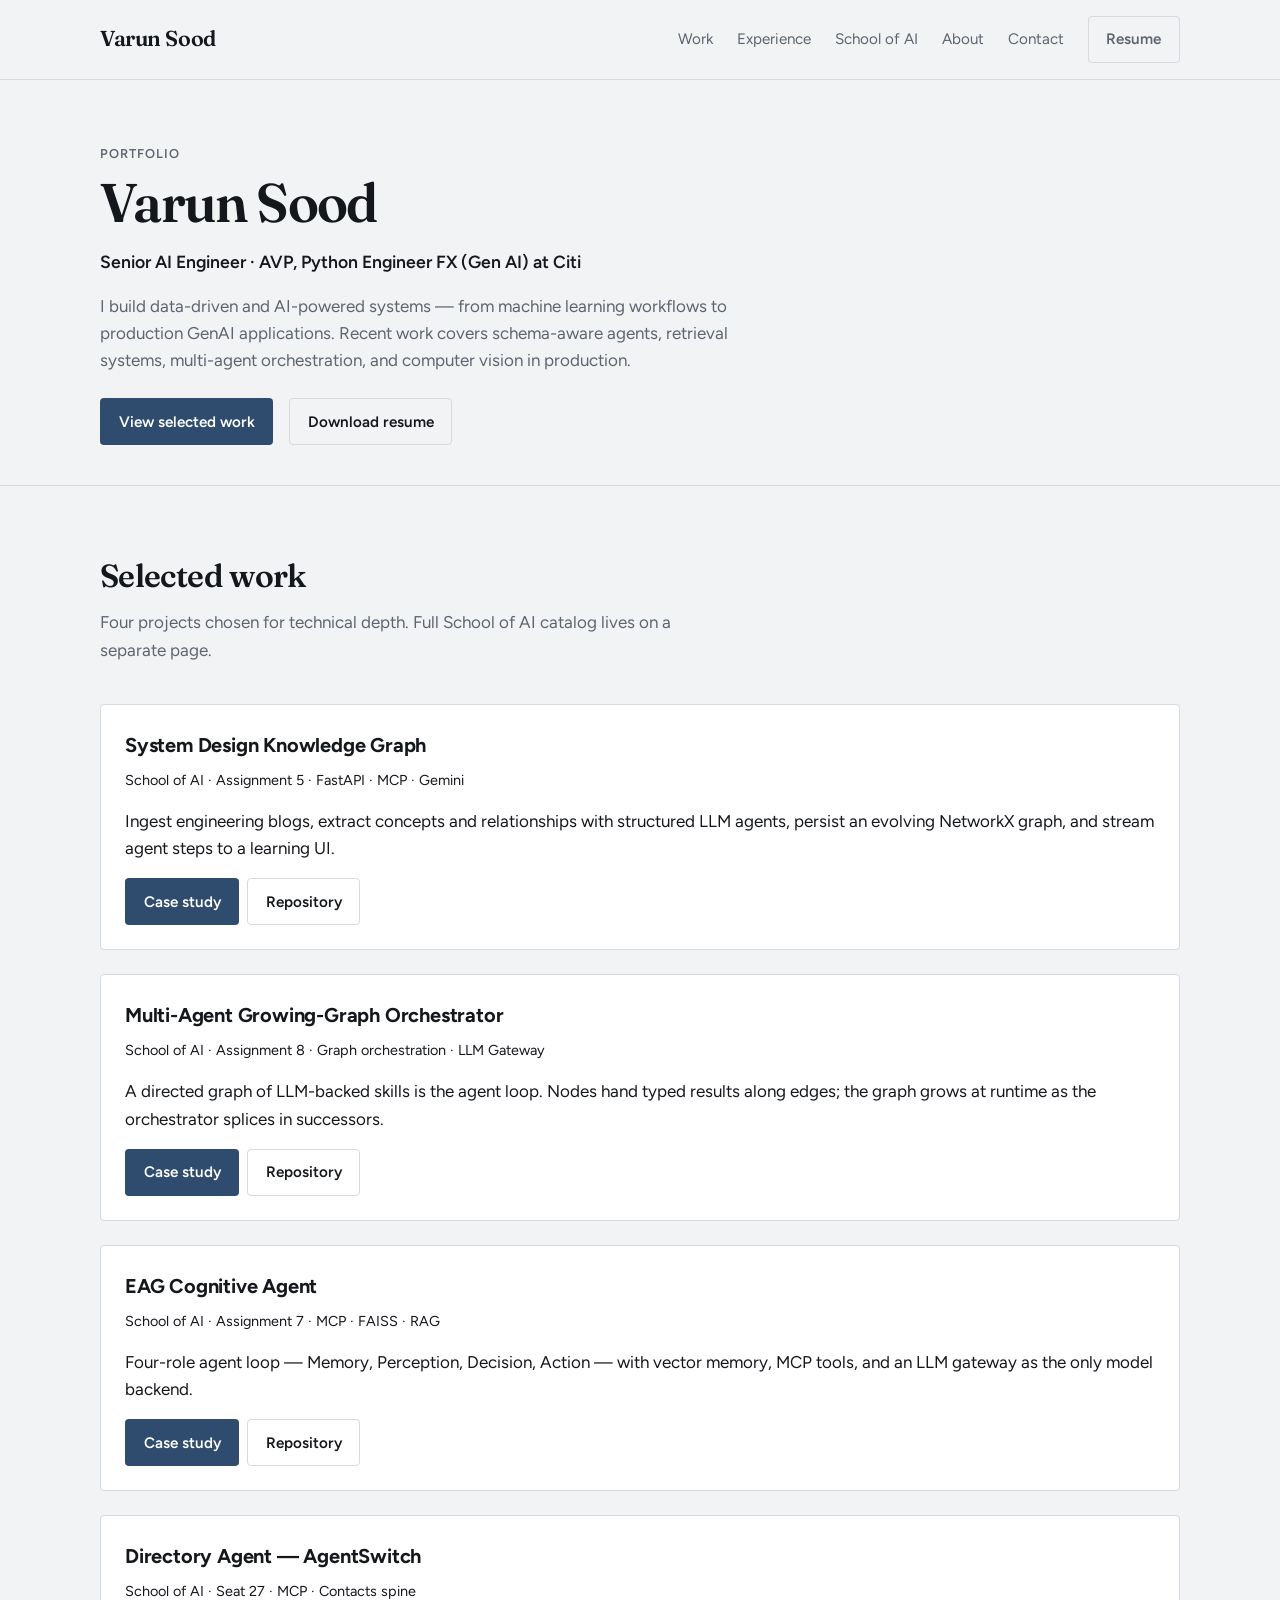
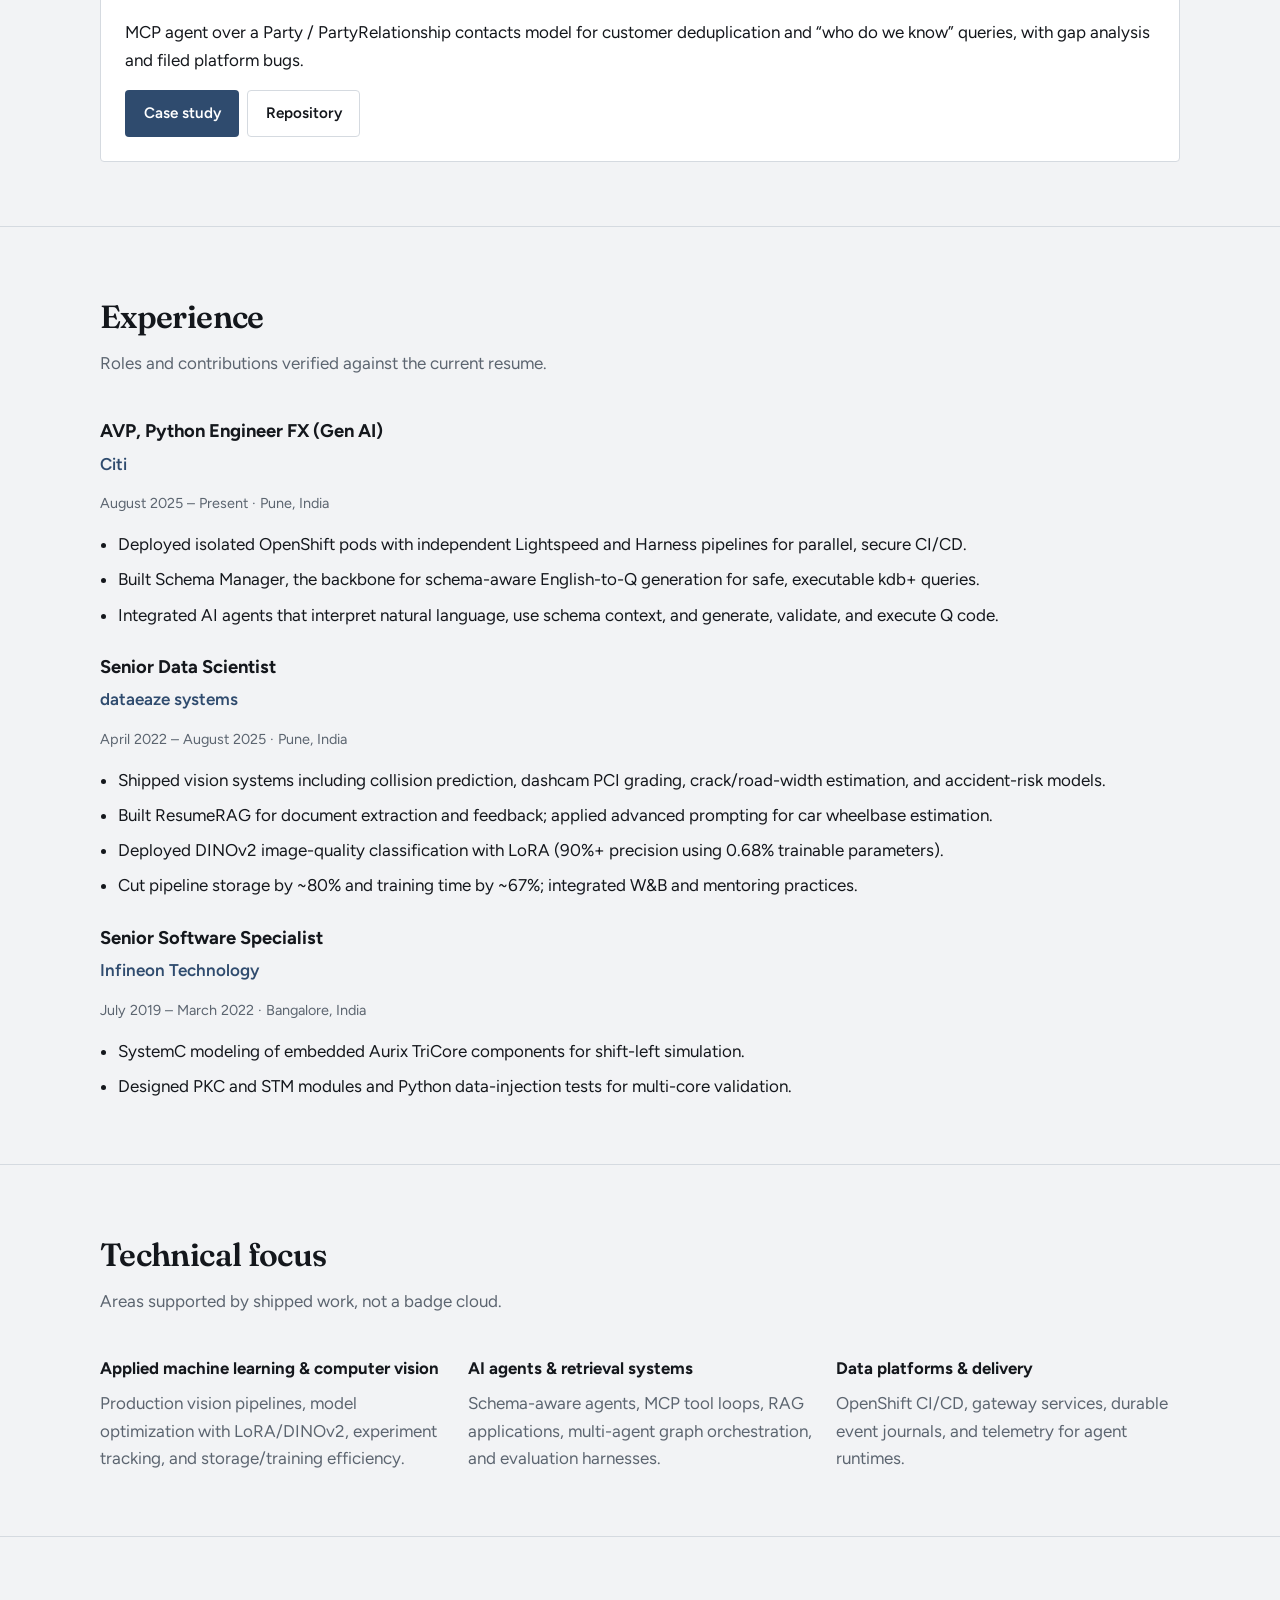
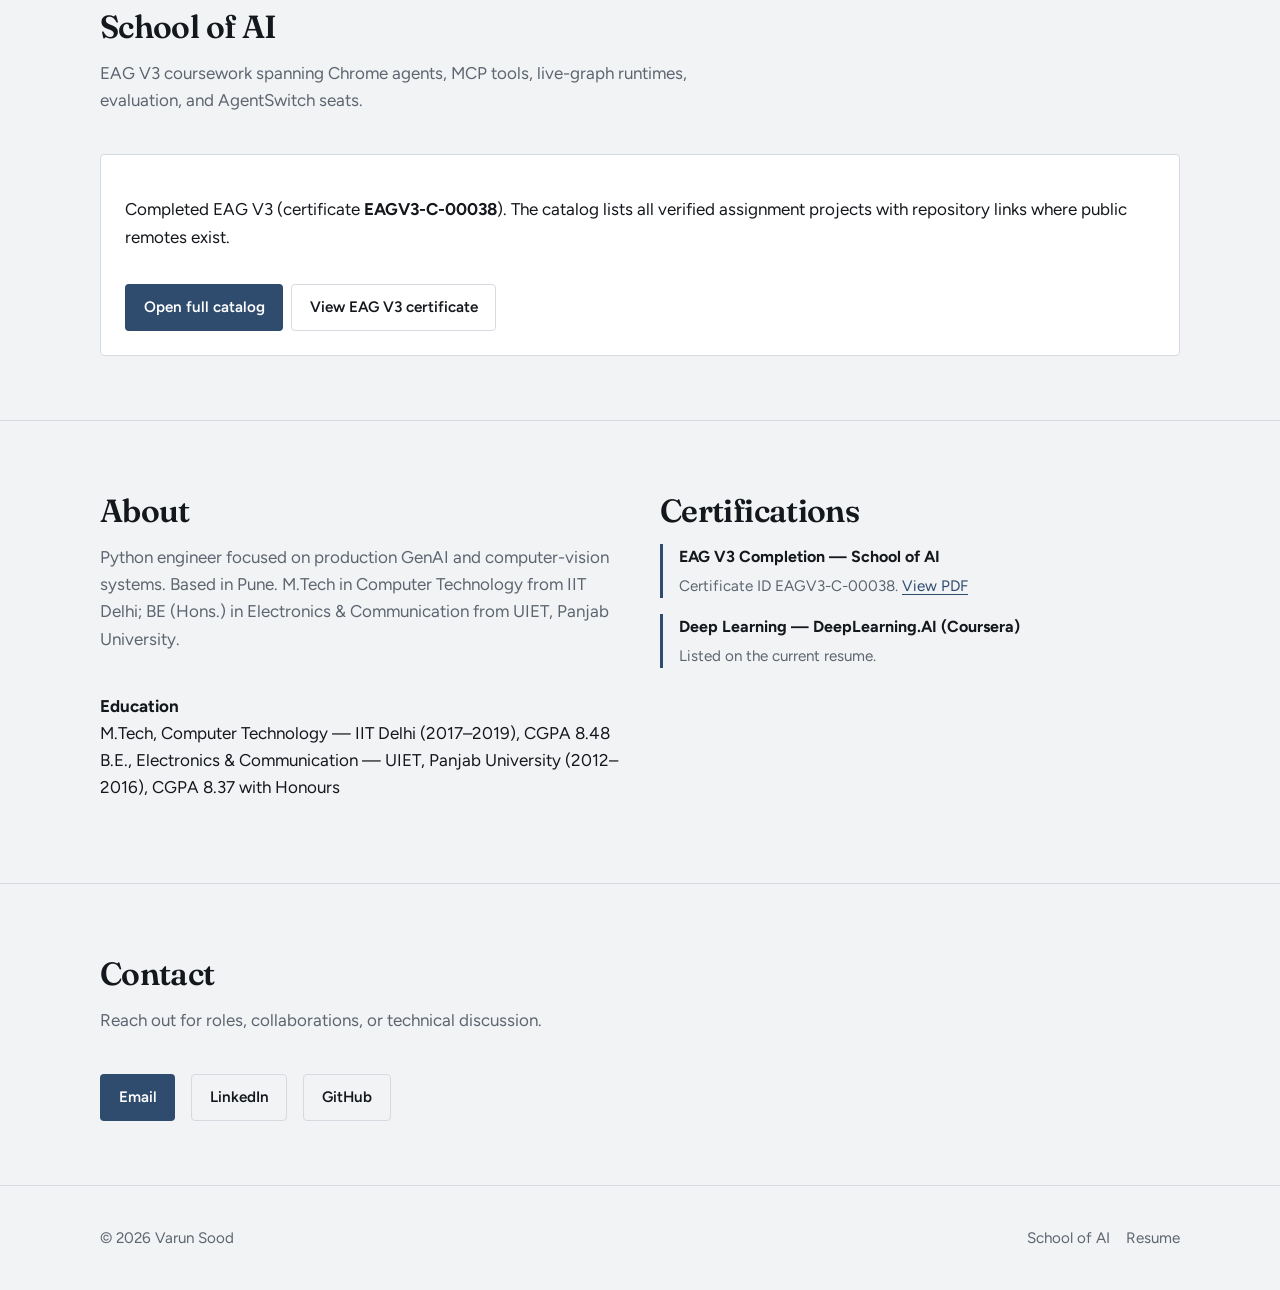
<file: index.html>
<!DOCTYPE html>
<html lang="en">
<head>
  <meta charset="UTF-8">
  <meta name="viewport" content="width=device-width, initial-scale=1.0">
  <title>Varun Sood | Senior AI Engineer</title>
  <meta name="description" content="Senior AI Engineer building data-driven and AI-powered systems — GenAI, RAG, agents, and computer vision. Portfolio of Varun Sood.">
  <link rel="preconnect" href="https://fonts.googleapis.com">
  <link rel="preconnect" href="https://fonts.gstatic.com" crossorigin>
  <link href="https://fonts.googleapis.com/css2?family=Figtree:wght@400;500;600;700&family=Fraunces:opsz,wght@9..144,500;9..144,600&display=swap" rel="stylesheet">
  <link rel="icon" href="favicon.svg" type="image/svg+xml">
  <link rel="stylesheet" href="styles.css">
</head>
<body>
  <header class="site-header">
    <div class="container inner">
      <a class="wordmark" href="index.html">Varun Sood</a>
      <button class="nav-toggle" type="button" aria-expanded="false" aria-controls="site-nav">Menu</button>
      <nav class="nav" id="site-nav">
        <a href="#work">Work</a>
        <a href="#experience">Experience</a>
        <a href="schoolofai.html">School of AI</a>
        <a href="#about">About</a>
        <a href="#contact">Contact</a>
        <a class="btn btn-ghost" href="Resume_varun_sood.pdf" target="_blank" rel="noopener">Resume</a>
      </nav>
    </div>
  </header>

  <main>
    <section class="hero container">
      <p class="eyebrow">Portfolio</p>
      <h1>Varun Sood</h1>
      <p class="role">Senior AI Engineer · AVP, Python Engineer FX (Gen AI) at Citi</p>
      <p class="lede">
        I build data-driven and AI-powered systems — from machine learning workflows
        to production GenAI applications. Recent work covers schema-aware agents,
        retrieval systems, multi-agent orchestration, and computer vision in production.
      </p>
      <div class="hero-actions">
        <a class="btn btn-primary" href="#work">View selected work</a>
        <a class="btn btn-ghost" href="Resume_varun_sood.pdf" target="_blank" rel="noopener">Download resume</a>
      </div>
    </section>

    <section class="section" id="work">
      <div class="container">
        <h2>Selected work</h2>
        <p class="section-intro">
          Four projects chosen for technical depth. Full School of AI catalog lives on a separate page.
        </p>
        <div class="work-list">
          <article class="work-item">
            <h3>System Design Knowledge Graph</h3>
            <p class="work-meta">School of AI · Assignment 5 · FastAPI · MCP · Gemini</p>
            <p>
              Ingest engineering blogs, extract concepts and relationships with structured LLM agents,
              persist an evolving NetworkX graph, and stream agent steps to a learning UI.
            </p>
            <div class="work-actions">
              <a class="btn btn-primary" href="projects/knowledge-graph.html">Case study</a>
              <a class="btn btn-ghost" href="https://github.com/varunsood189/system-design-knowledge-graph" target="_blank" rel="noopener">Repository</a>
            </div>
          </article>

          <article class="work-item">
            <h3>Multi-Agent Growing-Graph Orchestrator</h3>
            <p class="work-meta">School of AI · Assignment 8 · Graph orchestration · LLM Gateway</p>
            <p>
              A directed graph of LLM-backed skills is the agent loop. Nodes hand typed results along
              edges; the graph grows at runtime as the orchestrator splices in successors.
            </p>
            <div class="work-actions">
              <a class="btn btn-primary" href="projects/growing-graph.html">Case study</a>
              <a class="btn btn-ghost" href="https://github.com/varunsood189/Assignment-8" target="_blank" rel="noopener">Repository</a>
            </div>
          </article>

          <article class="work-item">
            <h3>EAG Cognitive Agent</h3>
            <p class="work-meta">School of AI · Assignment 7 · MCP · FAISS · RAG</p>
            <p>
              Four-role agent loop — Memory, Perception, Decision, Action — with vector memory,
              MCP tools, and an LLM gateway as the only model backend.
            </p>
            <div class="work-actions">
              <a class="btn btn-primary" href="projects/eag-cognitive.html">Case study</a>
              <a class="btn btn-ghost" href="https://github.com/varunsood189/eag-cognitive-agent" target="_blank" rel="noopener">Repository</a>
            </div>
          </article>

          <article class="work-item">
            <h3>Directory Agent — AgentSwitch</h3>
            <p class="work-meta">School of AI · Seat 27 · MCP · Contacts spine</p>
            <p>
              MCP agent over a Party / PartyRelationship contacts model for customer deduplication
              and “who do we know” queries, with gap analysis and filed platform bugs.
            </p>
            <div class="work-actions">
              <a class="btn btn-primary" href="projects/directory-agent.html">Case study</a>
              <a class="btn btn-ghost" href="https://github.com/varunsood189/A27-directory-agent" target="_blank" rel="noopener">Repository</a>
            </div>
          </article>
        </div>
      </div>
    </section>

    <section class="section" id="experience">
      <div class="container">
        <h2>Experience</h2>
        <p class="section-intro">Roles and contributions verified against the current resume.</p>
        <div class="experience-list">
          <article class="experience-item">
            <h3>AVP, Python Engineer FX (Gen AI)</h3>
            <p class="org">Citi</p>
            <p class="dates">August 2025 – Present · Pune, India</p>
            <ul>
              <li>Deployed isolated OpenShift pods with independent Lightspeed and Harness pipelines for parallel, secure CI/CD.</li>
              <li>Built Schema Manager, the backbone for schema-aware English-to-Q generation for safe, executable kdb+ queries.</li>
              <li>Integrated AI agents that interpret natural language, use schema context, and generate, validate, and execute Q code.</li>
            </ul>
          </article>

          <article class="experience-item">
            <h3>Senior Data Scientist</h3>
            <p class="org">dataeaze systems</p>
            <p class="dates">April 2022 – August 2025 · Pune, India</p>
            <ul>
              <li>Shipped vision systems including collision prediction, dashcam PCI grading, crack/road-width estimation, and accident-risk models.</li>
              <li>Built ResumeRAG for document extraction and feedback; applied advanced prompting for car wheelbase estimation.</li>
              <li>Deployed DINOv2 image-quality classification with LoRA (90%+ precision using 0.68% trainable parameters).</li>
              <li>Cut pipeline storage by ~80% and training time by ~67%; integrated W&amp;B and mentoring practices.</li>
            </ul>
          </article>

          <article class="experience-item">
            <h3>Senior Software Specialist</h3>
            <p class="org">Infineon Technology</p>
            <p class="dates">July 2019 – March 2022 · Bangalore, India</p>
            <ul>
              <li>SystemC modeling of embedded Aurix TriCore components for shift-left simulation.</li>
              <li>Designed PKC and STM modules and Python data-injection tests for multi-core validation.</li>
            </ul>
          </article>
        </div>
      </div>
    </section>

    <section class="section" id="focus">
      <div class="container">
        <h2>Technical focus</h2>
        <p class="section-intro">Areas supported by shipped work, not a badge cloud.</p>
        <div class="focus-grid">
          <div class="focus-block">
            <h3>Applied machine learning &amp; computer vision</h3>
            <p>Production vision pipelines, model optimization with LoRA/DINOv2, experiment tracking, and storage/training efficiency.</p>
          </div>
          <div class="focus-block">
            <h3>AI agents &amp; retrieval systems</h3>
            <p>Schema-aware agents, MCP tool loops, RAG applications, multi-agent graph orchestration, and evaluation harnesses.</p>
          </div>
          <div class="focus-block">
            <h3>Data platforms &amp; delivery</h3>
            <p>OpenShift CI/CD, gateway services, durable event journals, and telemetry for agent runtimes.</p>
          </div>
        </div>
      </div>
    </section>

    <section class="section" id="schoolofai">
      <div class="container">
        <h2>School of AI</h2>
        <p class="section-intro">
          EAG V3 coursework spanning Chrome agents, MCP tools, live-graph runtimes, evaluation, and AgentSwitch seats.
        </p>
        <div class="soai-panel">
          <p>
            Completed EAG V3 (certificate <strong>EAGV3-C-00038</strong>). The catalog lists all verified assignment projects
            with repository links where public remotes exist.
          </p>
          <div class="actions">
            <a class="btn btn-primary" href="schoolofai.html">Open full catalog</a>
            <a class="btn btn-ghost" href="assets/schoolofai/EAGV3-certificate.pdf" target="_blank" rel="noopener">View EAG V3 certificate</a>
          </div>
        </div>
      </div>
    </section>

    <section class="section" id="about">
      <div class="container split-grid">
        <div>
          <h2>About</h2>
          <p class="section-intro">
            Python engineer focused on production GenAI and computer-vision systems. Based in Pune.
            M.Tech in Computer Technology from IIT Delhi; BE (Hons.) in Electronics &amp; Communication from UIET, Panjab University.
          </p>
          <p>
            <strong>Education</strong><br>
            M.Tech, Computer Technology — IIT Delhi (2017–2019), CGPA 8.48<br>
            B.E., Electronics &amp; Communication — UIET, Panjab University (2012–2016), CGPA 8.37 with Honours
          </p>
        </div>
        <div id="certifications">
          <h2>Certifications</h2>
          <div class="cert-list">
            <div class="cert-item">
              <h3>EAG V3 Completion — School of AI</h3>
              <p>Certificate ID EAGV3-C-00038. <a href="assets/schoolofai/EAGV3-certificate.pdf" target="_blank" rel="noopener">View PDF</a></p>
            </div>
            <div class="cert-item">
              <h3>Deep Learning — DeepLearning.AI (Coursera)</h3>
              <p>Listed on the current resume.</p>
            </div>
          </div>
        </div>
      </div>
    </section>

    <section class="section" id="contact">
      <div class="container">
        <h2>Contact</h2>
        <p class="section-intro">Reach out for roles, collaborations, or technical discussion.</p>
        <div class="contact-links">
          <a class="btn btn-primary" href="mailto:varunsood189@gmail.com">Email</a>
          <a class="btn btn-ghost" href="https://linkedin.com/in/varunsood189" target="_blank" rel="noopener">LinkedIn</a>
          <a class="btn btn-ghost" href="https://github.com/varunsood189" target="_blank" rel="noopener">GitHub</a>
        </div>
      </div>
    </section>
  </main>

  <footer class="site-footer">
    <div class="container inner">
      <span>© <span id="year"></span> Varun Sood</span>
      <div class="contact-links">
        <a href="schoolofai.html">School of AI</a>
        <a href="Resume_varun_sood.pdf" target="_blank" rel="noopener">Resume</a>
      </div>
    </div>
  </footer>

  <script>
    document.getElementById('year').textContent = new Date().getFullYear();
    const toggle = document.querySelector('.nav-toggle');
    const nav = document.getElementById('site-nav');
    if (toggle && nav) {
      toggle.addEventListener('click', () => {
        const open = nav.classList.toggle('is-open');
        toggle.setAttribute('aria-expanded', open ? 'true' : 'false');
      });
    }
  </script>
</body>
</html>
</file>
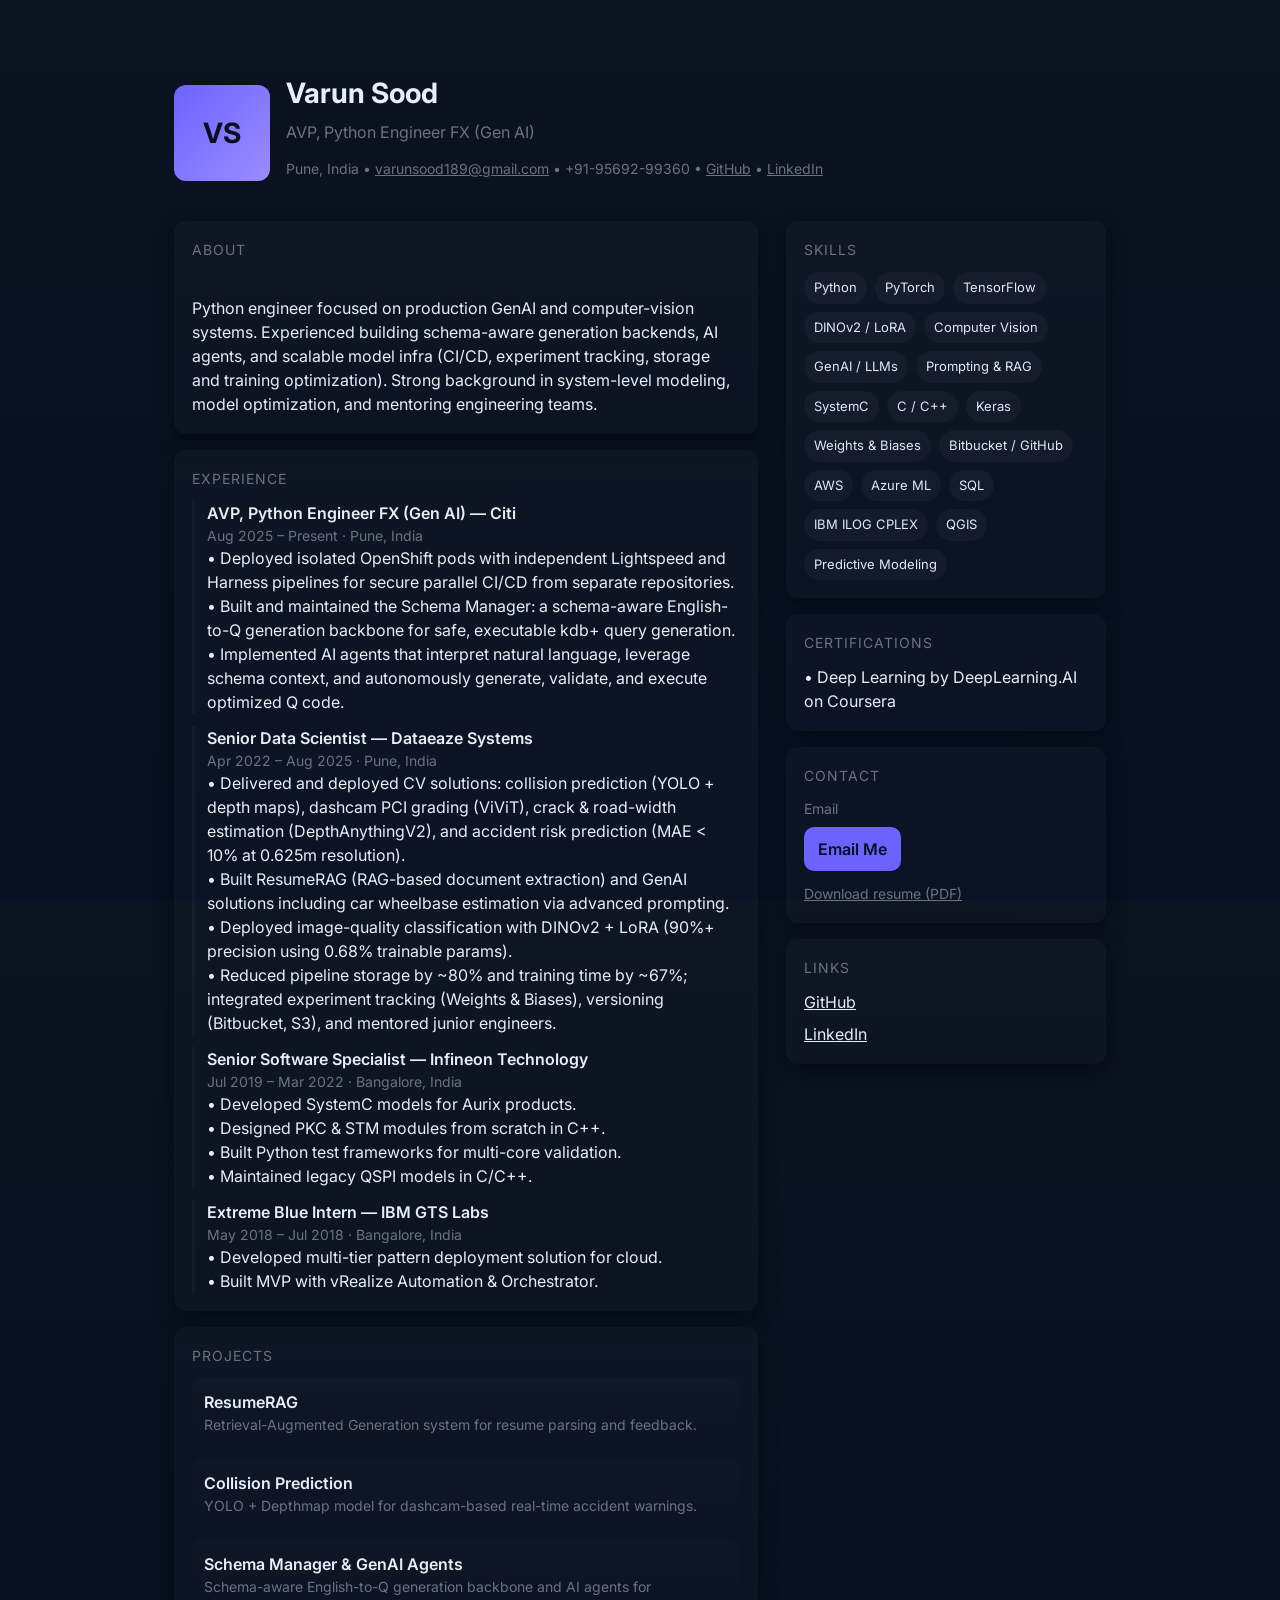
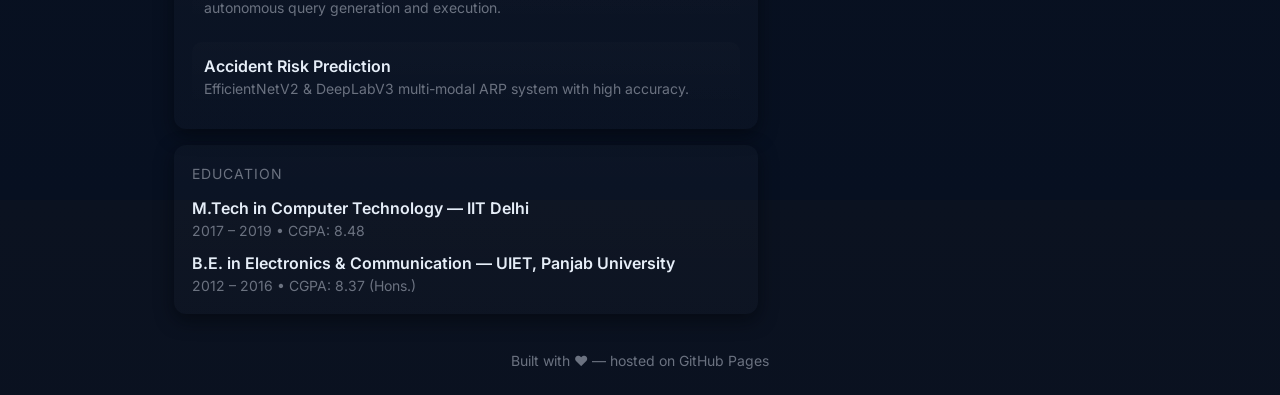
<file: index_old.html>
<!doctype html>
<html lang="en">
<head>
  <meta charset="utf-8" />
  <meta name="viewport" content="width=device-width,initial-scale=1" />
  <title>Varun Sood — Resume & Portfolio</title>
  <meta name="description" content="Portfolio and resume site for Varun Sood" />
  <link rel="preconnect" href="https://fonts.googleapis.com">
  <link rel="preconnect" href="https://fonts.gstatic.com" crossorigin>
  <link href="https://fonts.googleapis.com/css2?family=Inter:wght@300;400;600;700;800&display=swap" rel="stylesheet">
  <style>
    :root{--accent:#6C63FF;--muted:#6b7280;--bg:#0f172a}
    *{box-sizing:border-box}
    html,body{height:100%;margin:0;font-family:Inter,system-ui,Segoe UI,Roboto,'Helvetica Neue',Arial}
    body{background:linear-gradient(180deg,#0b1220 0%, #071021 100%);color:#e6eef8;line-height:1.5}
    .container{max-width:980px;margin:48px auto;padding:24px}

    header{display:flex;gap:16px;align-items:center}
    .avatar{width:96px;height:96px;border-radius:12px;background:linear-gradient(135deg,var(--accent),#9b8cff);display:flex;align-items:center;justify-content:center;font-weight:700;font-size:28px;color:#071021}
    h1{margin:0;font-size:28px}
    p.lead{margin:6px 0 0;color:var(--muted)}

    .grid{display:grid;grid-template-columns:1fr 320px;gap:28px;margin-top:28px}
    .card{background:linear-gradient(180deg,rgba(255,255,255,0.02),rgba(255,255,255,0.01));padding:18px;border-radius:12px;box-shadow:0 6px 18px rgba(4,6,12,0.6);}

    .section-title{font-size:14px;color:var(--muted);text-transform:uppercase;letter-spacing:1px;margin-bottom:12px}

    .about{white-space:pre-line}

    .skill-list{display:flex;flex-wrap:wrap;gap:8px}
    .skill{padding:6px 10px;border-radius:999px;background:rgba(255,255,255,0.03);color:#dbeafe;font-size:13px}

    .experience{display:flex;flex-direction:column;gap:12px}
    .exp-item{border-left:3px solid rgba(255,255,255,0.03);padding-left:12px}
    .exp-title{font-weight:600}
    .muted{color:var(--muted);font-size:14px}

    .projects{display:grid;grid-template-columns:repeat(1,1fr);gap:12px}
    .project{padding:12px;border-radius:10px;background:linear-gradient(180deg,rgba(255,255,255,0.01),transparent)}
    .btn{display:inline-block;padding:10px 14px;border-radius:10px;background:var(--accent);color:#071021;text-decoration:none;font-weight:600}

    aside .card + .card{margin-top:16px}

    footer{margin-top:36px;text-align:center;color:var(--muted);font-size:14px}

    @media (max-width:900px){
      .grid{grid-template-columns:1fr;}
      .avatar{width:72px;height:72px;font-size:20px}
    }
  </style>
</head>
<body>
  <div class="container">
    <header>
      <div class="avatar">VS</div>
      <div>
        <h1>Varun Sood</h1>
        <p class="lead">AVP, Python Engineer FX (Gen AI)</p>
        <p class="muted">Pune, India • <a href="mailto:varunsood189@gmail.com" style="color:inherit;text-decoration:underline">varunsood189@gmail.com</a> • +91-95692-99360 • <a href="https://github.com/varunsood189" style="color:inherit;text-decoration:underline">GitHub</a> • <a href="https://linkedin.com/in/varunsood189" style="color:inherit;text-decoration:underline">LinkedIn</a></p>
      </div>
    </header>

    <div class="grid">
      <main>
        <section class="card">
          <div class="section-title">About</div>
          <div class="about">
            Python engineer focused on production GenAI and computer-vision systems. Experienced building schema-aware generation backends, AI agents, and scalable model infra (CI/CD, experiment tracking, storage and training optimization). Strong background in system-level modeling, model optimization, and mentoring engineering teams.
          </div>
        </section>

        <section class="card" style="margin-top:16px">
          <div class="section-title">Experience</div>
          <div class="experience">
            <div class="exp-item">
              <div class="exp-title">AVP, Python Engineer FX (Gen AI) — Citi</div>
              <div class="muted">Aug 2025 – Present · Pune, India</div>
              <div>
                • Deployed isolated OpenShift pods with independent Lightspeed and Harness pipelines for secure parallel CI/CD from separate repositories.<br>
                • Built and maintained the Schema Manager: a schema-aware English-to-Q generation backbone for safe, executable kdb+ query generation.<br>
                • Implemented AI agents that interpret natural language, leverage schema context, and autonomously generate, validate, and execute optimized Q code.
              </div>
            </div>

            <div class="exp-item">
              <div class="exp-title">Senior Data Scientist — Dataeaze Systems</div>
              <div class="muted">Apr 2022 – Aug 2025 · Pune, India</div>
              <div>
                • Delivered and deployed CV solutions: collision prediction (YOLO + depth maps), dashcam PCI grading (ViViT), crack & road-width estimation (DepthAnythingV2), and accident risk prediction (MAE &lt; 10% at 0.625m resolution).<br>
                • Built ResumeRAG (RAG-based document extraction) and GenAI solutions including car wheelbase estimation via advanced prompting.<br>
                • Deployed image-quality classification with DINOv2 + LoRA (90%+ precision using 0.68% trainable params).<br>
                • Reduced pipeline storage by ~80% and training time by ~67%; integrated experiment tracking (Weights & Biases), versioning (Bitbucket, S3), and mentored junior engineers.
              </div>
            </div>

            <div class="exp-item">
              <div class="exp-title">Senior Software Specialist — Infineon Technology</div>
              <div class="muted">Jul 2019 – Mar 2022 · Bangalore, India</div>
              <div>
                • Developed SystemC models for Aurix products.<br>
                • Designed PKC & STM modules from scratch in C++.<br>
                • Built Python test frameworks for multi-core validation.<br>
                • Maintained legacy QSPI models in C/C++.
              </div>
            </div>

            <div class="exp-item">
              <div class="exp-title">Extreme Blue Intern — IBM GTS Labs</div>
              <div class="muted">May 2018 – Jul 2018 · Bangalore, India</div>
              <div>
                • Developed multi-tier pattern deployment solution for cloud.<br>
                • Built MVP with vRealize Automation & Orchestrator.
              </div>
            </div>
          </div>
        </section>

        <section class="card" style="margin-top:16px">
          <div class="section-title">Projects</div>
          <div class="projects">
            <div class="project">
              <div style="font-weight:600">ResumeRAG</div>
              <div class="muted">Retrieval-Augmented Generation system for resume parsing and feedback.</div>
            </div>
            <div class="project">
              <div style="font-weight:600">Collision Prediction</div>
              <div class="muted">YOLO + Depthmap model for dashcam-based real-time accident warnings.</div>
            </div>
            <div class="project">
              <div style="font-weight:600">Schema Manager & GenAI Agents</div>
              <div class="muted">Schema-aware English-to-Q generation backbone and AI agents for autonomous query generation and execution.</div>
            </div>
            <div class="project">
              <div style="font-weight:600">Accident Risk Prediction</div>
              <div class="muted">EfficientNetV2 & DeepLabV3 multi-modal ARP system with high accuracy.</div>
            </div>
          </div>
        </section>

        <section class="card" style="margin-top:16px">
          <div class="section-title">Education</div>
          <div>
            <div style="font-weight:600">M.Tech in Computer Technology — IIT Delhi</div>
            <div class="muted">2017 – 2019 • CGPA: 8.48</div>
            <div style="margin-top:10px;font-weight:600">B.E. in Electronics & Communication — UIET, Panjab University</div>
            <div class="muted">2012 – 2016 • CGPA: 8.37 (Hons.)</div>
          </div>
        </section>
      </main>

      <aside>
        <div class="card">
          <div class="section-title">Skills</div>
          <div class="skill-list">
            <div class="skill">Python</div>
            <div class="skill">PyTorch</div>
            <div class="skill">TensorFlow</div>
            <div class="skill">DINOv2 / LoRA</div>
            <div class="skill">Computer Vision</div>
            <div class="skill">GenAI / LLMs</div>
            <div class="skill">Prompting & RAG</div>
            <div class="skill">SystemC</div>
            <div class="skill">C / C++</div>
            <div class="skill">Keras</div>
            <div class="skill">Weights & Biases</div>
            <div class="skill">Bitbucket / GitHub</div>
            <div class="skill">AWS</div>
            <div class="skill">Azure ML</div>
            <div class="skill">SQL</div>
            <div class="skill">IBM ILOG CPLEX</div>
            <div class="skill">QGIS</div>
            <div class="skill">Predictive Modeling</div>
          </div>
        </div>

        <div class="card">
          <div class="section-title">Certifications</div>
          <div>
            • Deep Learning by DeepLearning.AI on Coursera
          </div>
        </div>

        <div class="card">
          <div class="section-title">Contact</div>
          <div class="muted">Email</div>
          <div style="margin-top:8px"><a class="btn" href="mailto:varunsood189@gmail.com">Email Me</a></div>
          <div style="margin-top:10px"><a href="/Resume_varun_sood.pdf" class="muted" style="text-decoration:underline">Download resume (PDF)</a></div>
        </div>

        <div class="card">
          <div class="section-title">Links</div>
          <div style="display:flex;flex-direction:column;gap:8px">
            <a href="https://github.com/varunsood189" style="color:inherit;text-decoration:underline">GitHub</a>
            <a href="https://linkedin.com/in/varunsood189" style="color:inherit;text-decoration:underline">LinkedIn</a>
          </div>
        </div>
      </aside>
    </div>

    <footer>
      Built with ❤️ — hosted on GitHub Pages
    </footer>
  </div>
</body>
</html>
</file>
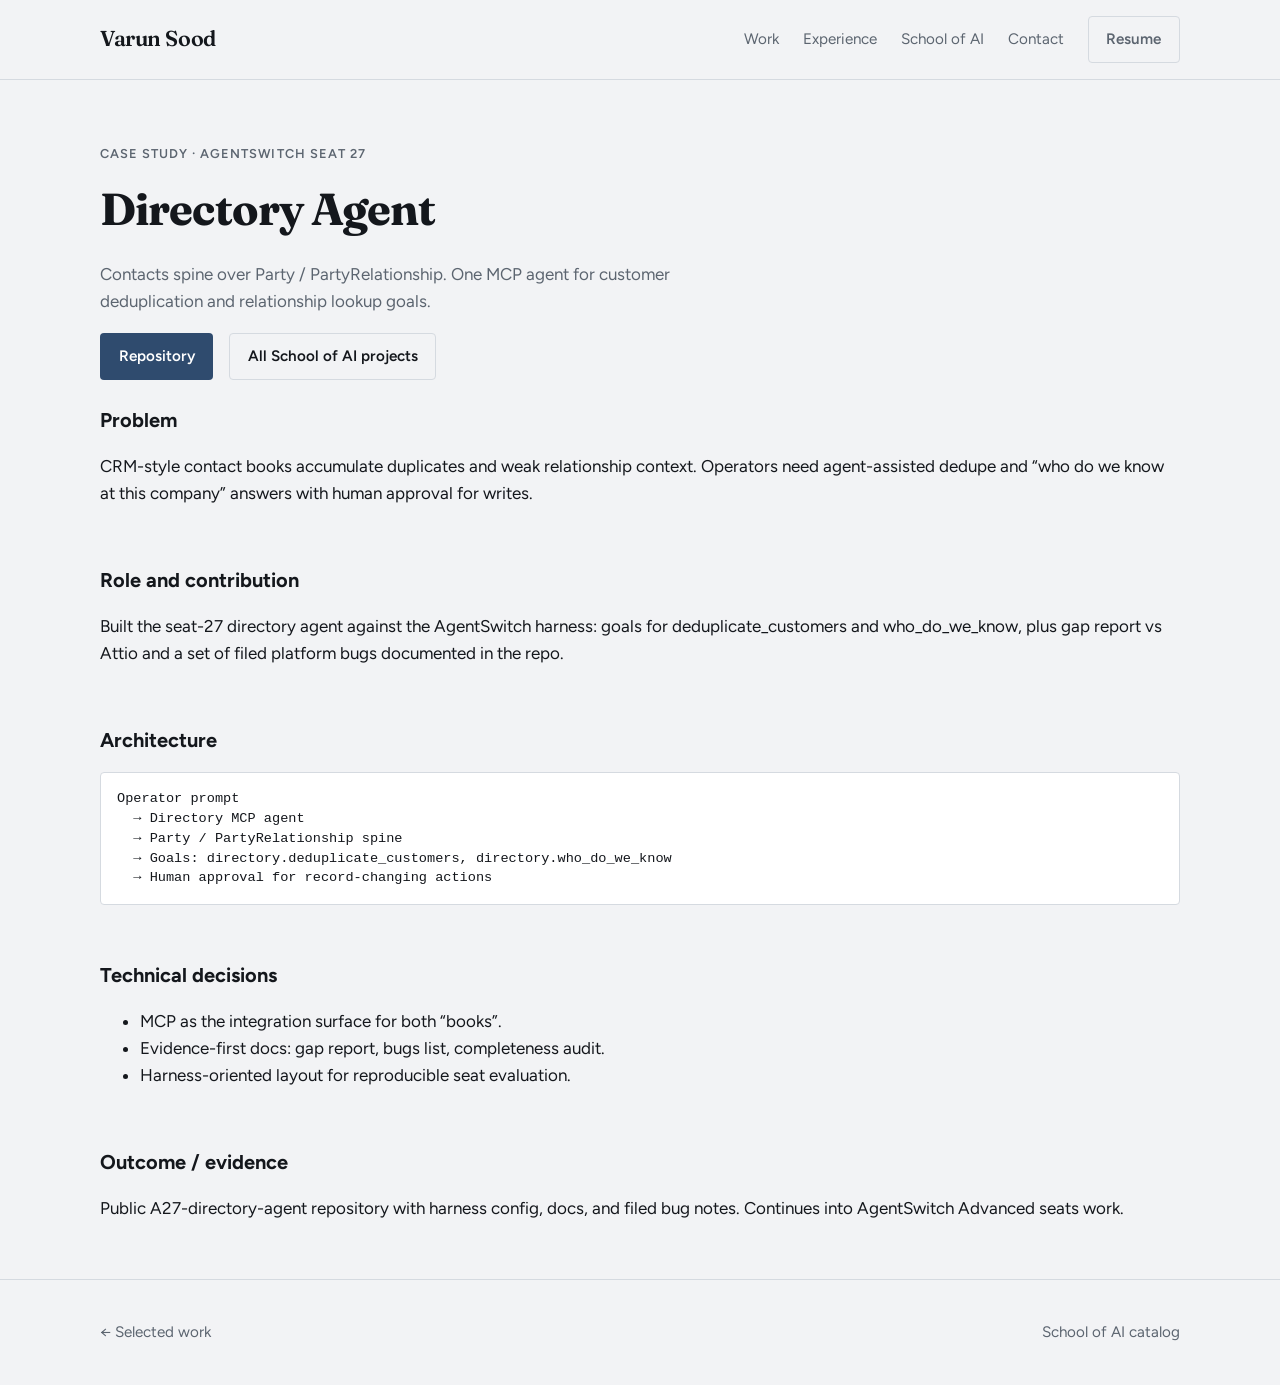
<file: projects/directory-agent.html>
<!DOCTYPE html>
<html lang="en">
<head>
  <meta charset="UTF-8">
  <meta name="viewport" content="width=device-width, initial-scale=1.0">
  <title>Directory Agent | Varun Sood</title>
  <meta name="description" content="AgentSwitch seat 27 directory MCP agent for contacts deduplication.">
  <link rel="preconnect" href="https://fonts.googleapis.com">
  <link rel="preconnect" href="https://fonts.gstatic.com" crossorigin>
  <link href="https://fonts.googleapis.com/css2?family=Figtree:wght@400;500;600;700&family=Fraunces:opsz,wght@9..144,500;9..144,600&display=swap" rel="stylesheet">
  <link rel="icon" href="../favicon.svg" type="image/svg+xml">
  <link rel="stylesheet" href="../styles.css">
</head>
<body>
  <header class="site-header">
    <div class="container inner">
      <a class="wordmark" href="../index.html">Varun Sood</a>
      <button class="nav-toggle" type="button" aria-expanded="false" aria-controls="site-nav">Menu</button>
      <nav class="nav" id="site-nav">
        <a href="../index.html#work">Work</a>
        <a href="../index.html#experience">Experience</a>
        <a href="../schoolofai.html">School of AI</a>
        <a href="../index.html#contact">Contact</a>
        <a class="btn btn-ghost" href="../Resume_varun_sood.pdf" target="_blank" rel="noopener">Resume</a>
      </nav>
    </div>
  </header>

  <main class="container">
    <section class="case-hero">
      <p class="eyebrow">Case study · AgentSwitch Seat 27</p>
      <h1>Directory Agent</h1>
      <p class="lede" style="color:var(--muted);max-width:40rem;">
        Contacts spine over Party / PartyRelationship. One MCP agent for customer deduplication
        and relationship lookup goals.
      </p>
      <div class="hero-actions">
        <a class="btn btn-primary" href="https://github.com/varunsood189/A27-directory-agent" target="_blank" rel="noopener">Repository</a>
        <a class="btn btn-ghost" href="../schoolofai.html">All School of AI projects</a>
      </div>
    </section>

    <section class="case-section">
      <h2>Problem</h2>
      <p>CRM-style contact books accumulate duplicates and weak relationship context. Operators need agent-assisted dedupe and “who do we know at this company” answers with human approval for writes.</p>
    </section>

    <section class="case-section">
      <h2>Role and contribution</h2>
      <p>Built the seat-27 directory agent against the AgentSwitch harness: goals for deduplicate_customers and who_do_we_know, plus gap report vs Attio and a set of filed platform bugs documented in the repo.</p>
    </section>

    <section class="case-section">
      <h2>Architecture</h2>
      <pre class="diagram">Operator prompt
  → Directory MCP agent
  → Party / PartyRelationship spine
  → Goals: directory.deduplicate_customers, directory.who_do_we_know
  → Human approval for record-changing actions</pre>
    </section>

    <section class="case-section">
      <h2>Technical decisions</h2>
      <ul>
        <li>MCP as the integration surface for both “books”.</li>
        <li>Evidence-first docs: gap report, bugs list, completeness audit.</li>
        <li>Harness-oriented layout for reproducible seat evaluation.</li>
      </ul>
    </section>

    <section class="case-section">
      <h2>Outcome / evidence</h2>
      <p>Public A27-directory-agent repository with harness config, docs, and filed bug notes. Continues into AgentSwitch Advanced seats work.</p>
    </section>
  </main>

  <footer class="site-footer">
    <div class="container inner">
      <a href="../index.html#work">← Selected work</a>
      <a href="../schoolofai.html">School of AI catalog</a>
    </div>
  </footer>
  <script>
    const toggle = document.querySelector('.nav-toggle');
    const nav = document.getElementById('site-nav');
    if (toggle && nav) {
      toggle.addEventListener('click', () => {
        const open = nav.classList.toggle('is-open');
        toggle.setAttribute('aria-expanded', open ? 'true' : 'false');
      });
    }
  </script>
</body>
</html>
</file>
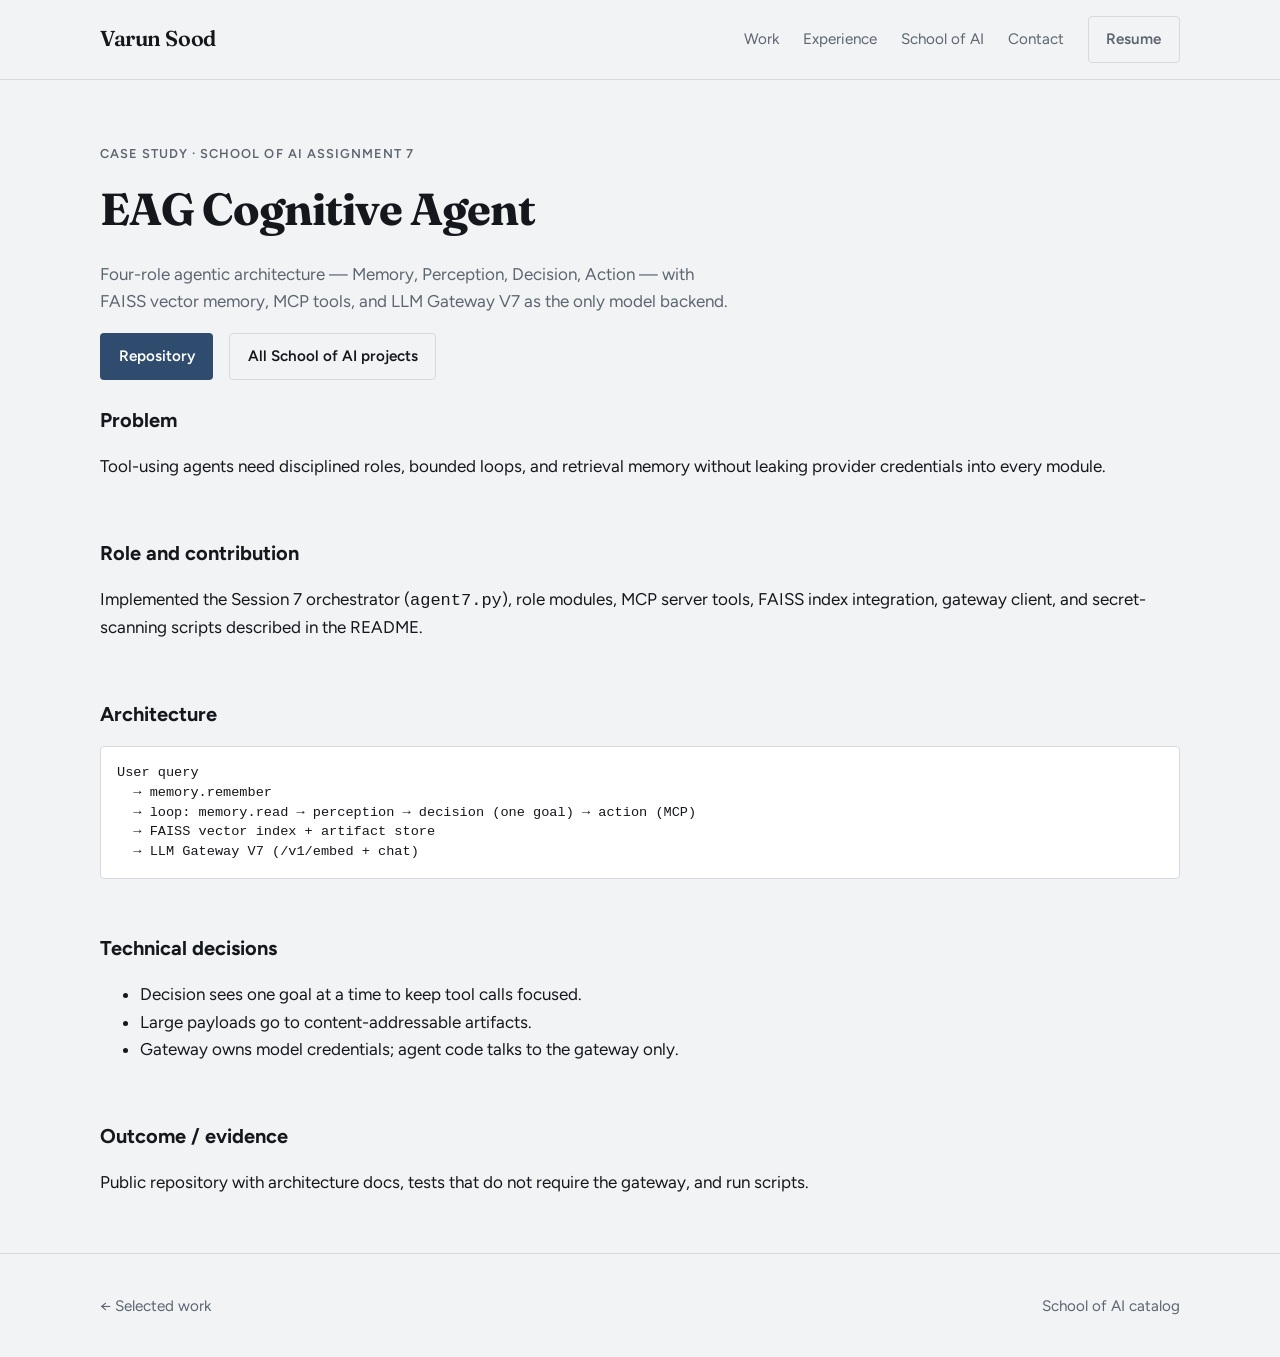
<file: projects/eag-cognitive.html>
<!DOCTYPE html>
<html lang="en">
<head>
  <meta charset="UTF-8">
  <meta name="viewport" content="width=device-width, initial-scale=1.0">
  <title>EAG Cognitive Agent | Varun Sood</title>
  <meta name="description" content="Four-role MCP agent with FAISS memory for EAG V3 Session 7.">
  <link rel="preconnect" href="https://fonts.googleapis.com">
  <link rel="preconnect" href="https://fonts.gstatic.com" crossorigin>
  <link href="https://fonts.googleapis.com/css2?family=Figtree:wght@400;500;600;700&family=Fraunces:opsz,wght@9..144,500;9..144,600&display=swap" rel="stylesheet">
  <link rel="icon" href="../favicon.svg" type="image/svg+xml">
  <link rel="stylesheet" href="../styles.css">
</head>
<body>
  <header class="site-header">
    <div class="container inner">
      <a class="wordmark" href="../index.html">Varun Sood</a>
      <button class="nav-toggle" type="button" aria-expanded="false" aria-controls="site-nav">Menu</button>
      <nav class="nav" id="site-nav">
        <a href="../index.html#work">Work</a>
        <a href="../index.html#experience">Experience</a>
        <a href="../schoolofai.html">School of AI</a>
        <a href="../index.html#contact">Contact</a>
        <a class="btn btn-ghost" href="../Resume_varun_sood.pdf" target="_blank" rel="noopener">Resume</a>
      </nav>
    </div>
  </header>

  <main class="container">
    <section class="case-hero">
      <p class="eyebrow">Case study · School of AI Assignment 7</p>
      <h1>EAG Cognitive Agent</h1>
      <p class="lede" style="color:var(--muted);max-width:40rem;">
        Four-role agentic architecture — Memory, Perception, Decision, Action — with FAISS vector memory,
        MCP tools, and LLM Gateway V7 as the only model backend.
      </p>
      <div class="hero-actions">
        <a class="btn btn-primary" href="https://github.com/varunsood189/eag-cognitive-agent" target="_blank" rel="noopener">Repository</a>
        <a class="btn btn-ghost" href="../schoolofai.html">All School of AI projects</a>
      </div>
    </section>

    <section class="case-section">
      <h2>Problem</h2>
      <p>Tool-using agents need disciplined roles, bounded loops, and retrieval memory without leaking provider credentials into every module.</p>
    </section>

    <section class="case-section">
      <h2>Role and contribution</h2>
      <p>Implemented the Session 7 orchestrator (<code>agent7.py</code>), role modules, MCP server tools, FAISS index integration, gateway client, and secret-scanning scripts described in the README.</p>
    </section>

    <section class="case-section">
      <h2>Architecture</h2>
      <pre class="diagram">User query
  → memory.remember
  → loop: memory.read → perception → decision (one goal) → action (MCP)
  → FAISS vector index + artifact store
  → LLM Gateway V7 (/v1/embed + chat)</pre>
    </section>

    <section class="case-section">
      <h2>Technical decisions</h2>
      <ul>
        <li>Decision sees one goal at a time to keep tool calls focused.</li>
        <li>Large payloads go to content-addressable artifacts.</li>
        <li>Gateway owns model credentials; agent code talks to the gateway only.</li>
      </ul>
    </section>

    <section class="case-section">
      <h2>Outcome / evidence</h2>
      <p>Public repository with architecture docs, tests that do not require the gateway, and run scripts.</p>
    </section>
  </main>

  <footer class="site-footer">
    <div class="container inner">
      <a href="../index.html#work">← Selected work</a>
      <a href="../schoolofai.html">School of AI catalog</a>
    </div>
  </footer>
  <script>
    const toggle = document.querySelector('.nav-toggle');
    const nav = document.getElementById('site-nav');
    if (toggle && nav) {
      toggle.addEventListener('click', () => {
        const open = nav.classList.toggle('is-open');
        toggle.setAttribute('aria-expanded', open ? 'true' : 'false');
      });
    }
  </script>
</body>
</html>
</file>
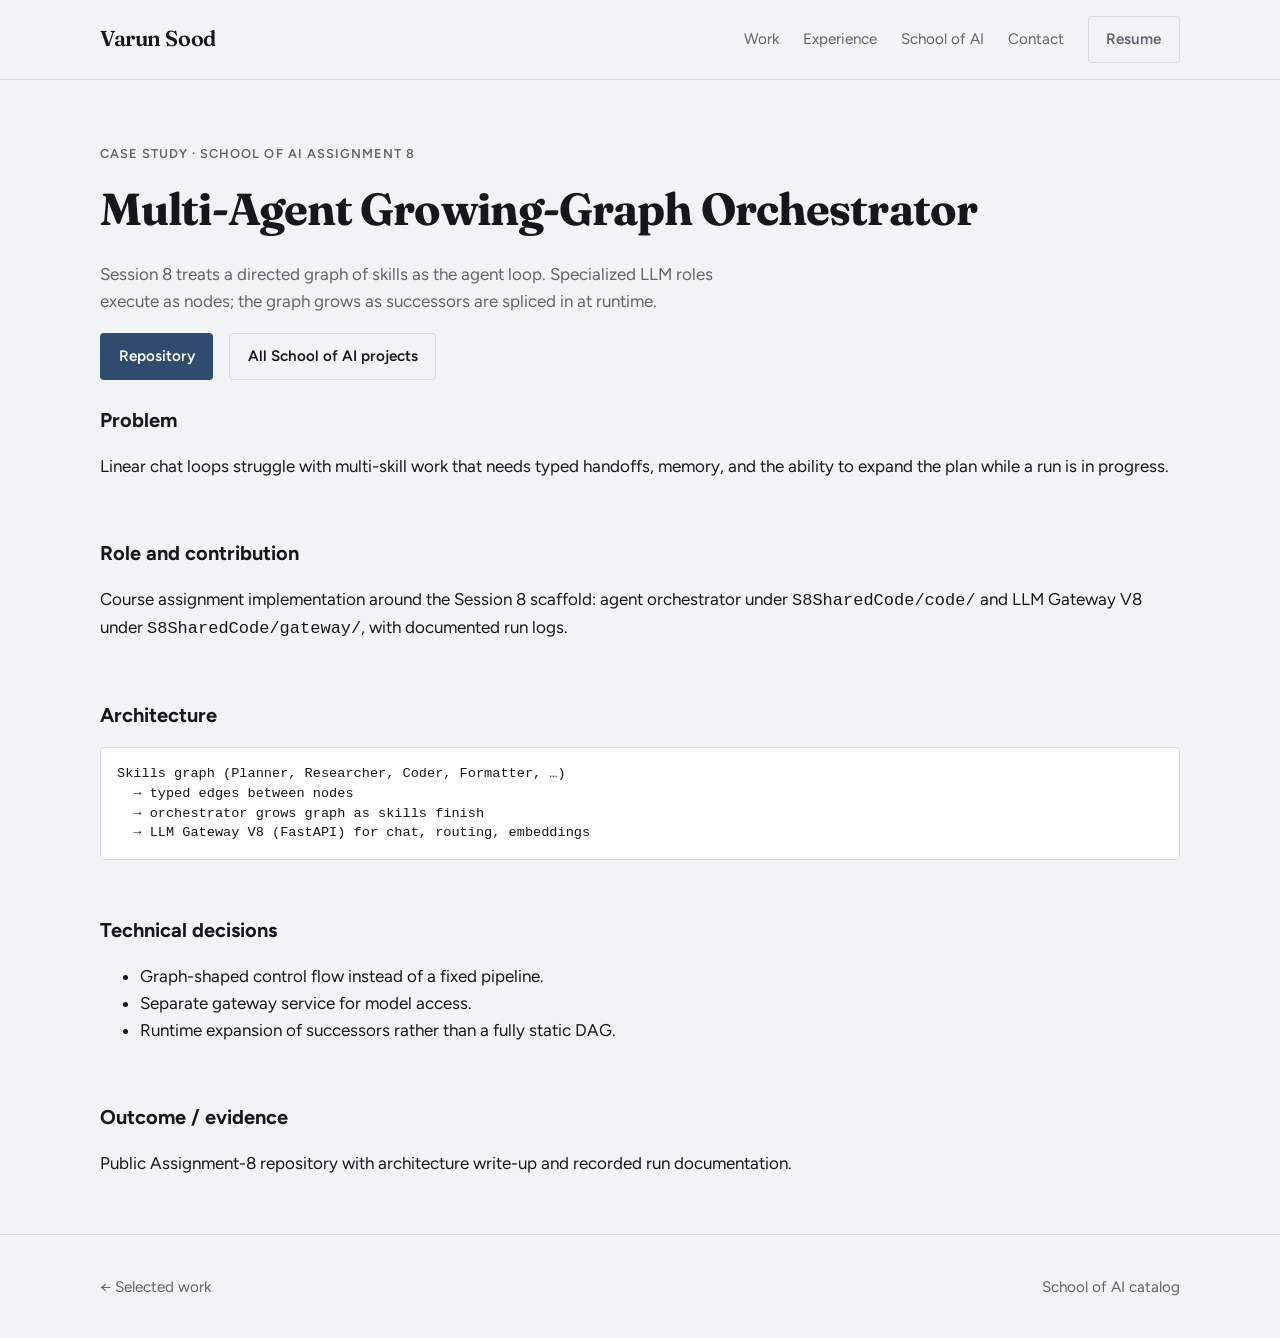
<file: projects/growing-graph.html>
<!DOCTYPE html>
<html lang="en">
<head>
  <meta charset="UTF-8">
  <meta name="viewport" content="width=device-width, initial-scale=1.0">
  <title>Growing-Graph Orchestrator | Varun Sood</title>
  <meta name="description" content="Multi-agent directed graph orchestrator for EAG V3 Session 8.">
  <link rel="preconnect" href="https://fonts.googleapis.com">
  <link rel="preconnect" href="https://fonts.gstatic.com" crossorigin>
  <link href="https://fonts.googleapis.com/css2?family=Figtree:wght@400;500;600;700&family=Fraunces:opsz,wght@9..144,500;9..144,600&display=swap" rel="stylesheet">
  <link rel="icon" href="../favicon.svg" type="image/svg+xml">
  <link rel="stylesheet" href="../styles.css">
</head>
<body>
  <header class="site-header">
    <div class="container inner">
      <a class="wordmark" href="../index.html">Varun Sood</a>
      <button class="nav-toggle" type="button" aria-expanded="false" aria-controls="site-nav">Menu</button>
      <nav class="nav" id="site-nav">
        <a href="../index.html#work">Work</a>
        <a href="../index.html#experience">Experience</a>
        <a href="../schoolofai.html">School of AI</a>
        <a href="../index.html#contact">Contact</a>
        <a class="btn btn-ghost" href="../Resume_varun_sood.pdf" target="_blank" rel="noopener">Resume</a>
      </nav>
    </div>
  </header>

  <main class="container">
    <section class="case-hero">
      <p class="eyebrow">Case study · School of AI Assignment 8</p>
      <h1>Multi-Agent Growing-Graph Orchestrator</h1>
      <p class="lede" style="color:var(--muted);max-width:40rem;">
        Session 8 treats a directed graph of skills as the agent loop. Specialized LLM roles execute as nodes;
        the graph grows as successors are spliced in at runtime.
      </p>
      <div class="hero-actions">
        <a class="btn btn-primary" href="https://github.com/varunsood189/Assignment-8" target="_blank" rel="noopener">Repository</a>
        <a class="btn btn-ghost" href="../schoolofai.html">All School of AI projects</a>
      </div>
    </section>

    <section class="case-section">
      <h2>Problem</h2>
      <p>Linear chat loops struggle with multi-skill work that needs typed handoffs, memory, and the ability to expand the plan while a run is in progress.</p>
    </section>

    <section class="case-section">
      <h2>Role and contribution</h2>
      <p>Course assignment implementation around the Session 8 scaffold: agent orchestrator under <code>S8SharedCode/code/</code> and LLM Gateway V8 under <code>S8SharedCode/gateway/</code>, with documented run logs.</p>
    </section>

    <section class="case-section">
      <h2>Architecture</h2>
      <pre class="diagram">Skills graph (Planner, Researcher, Coder, Formatter, …)
  → typed edges between nodes
  → orchestrator grows graph as skills finish
  → LLM Gateway V8 (FastAPI) for chat, routing, embeddings</pre>
    </section>

    <section class="case-section">
      <h2>Technical decisions</h2>
      <ul>
        <li>Graph-shaped control flow instead of a fixed pipeline.</li>
        <li>Separate gateway service for model access.</li>
        <li>Runtime expansion of successors rather than a fully static DAG.</li>
      </ul>
    </section>

    <section class="case-section">
      <h2>Outcome / evidence</h2>
      <p>Public Assignment-8 repository with architecture write-up and recorded run documentation.</p>
    </section>
  </main>

  <footer class="site-footer">
    <div class="container inner">
      <a href="../index.html#work">← Selected work</a>
      <a href="../schoolofai.html">School of AI catalog</a>
    </div>
  </footer>
  <script>
    const toggle = document.querySelector('.nav-toggle');
    const nav = document.getElementById('site-nav');
    if (toggle && nav) {
      toggle.addEventListener('click', () => {
        const open = nav.classList.toggle('is-open');
        toggle.setAttribute('aria-expanded', open ? 'true' : 'false');
      });
    }
  </script>
</body>
</html>
</file>
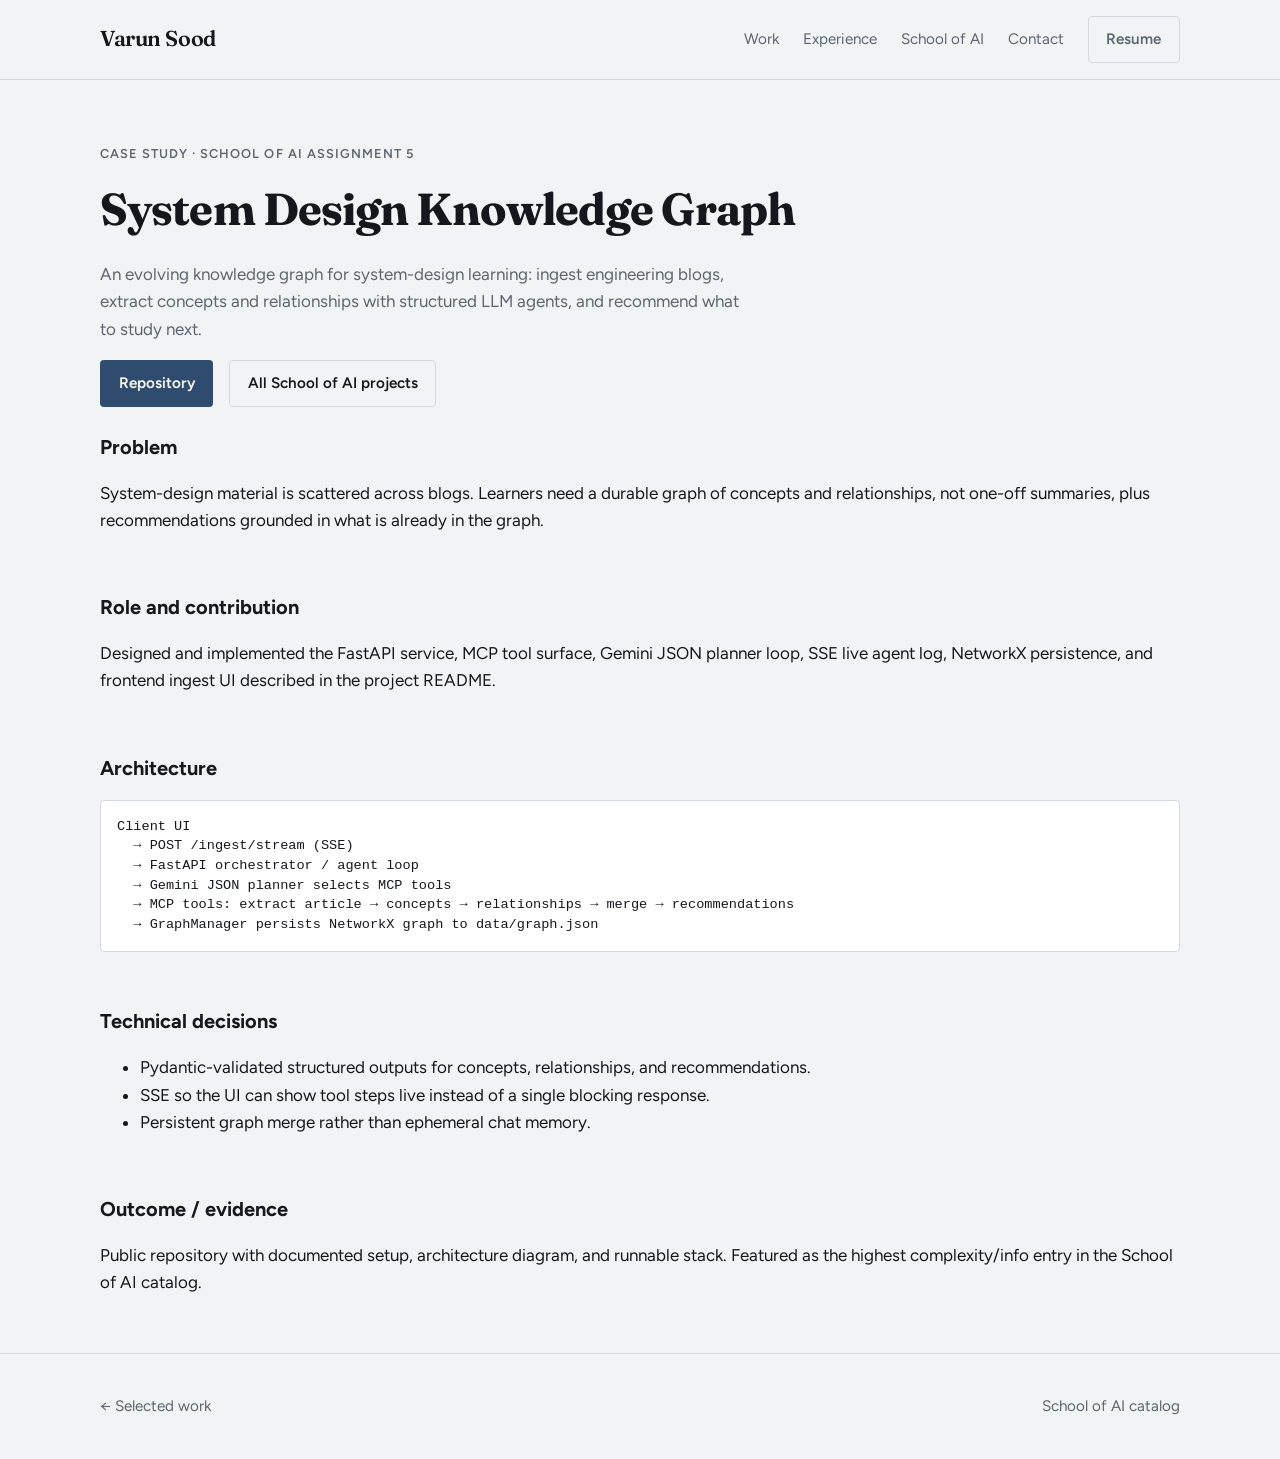
<file: projects/knowledge-graph.html>
<!DOCTYPE html>
<html lang="en">
<head>
  <meta charset="UTF-8">
  <meta name="viewport" content="width=device-width, initial-scale=1.0">
  <title>System Design Knowledge Graph | Varun Sood</title>
  <meta name="description" content="FastAPI knowledge graph for system-design learning with MCP tools and Gemini agents.">
  <link rel="preconnect" href="https://fonts.googleapis.com">
  <link rel="preconnect" href="https://fonts.gstatic.com" crossorigin>
  <link href="https://fonts.googleapis.com/css2?family=Figtree:wght@400;500;600;700&family=Fraunces:opsz,wght@9..144,500;9..144,600&display=swap" rel="stylesheet">
  <link rel="icon" href="../favicon.svg" type="image/svg+xml">
  <link rel="stylesheet" href="../styles.css">
</head>
<body>
  <header class="site-header">
    <div class="container inner">
      <a class="wordmark" href="../index.html">Varun Sood</a>
      <button class="nav-toggle" type="button" aria-expanded="false" aria-controls="site-nav">Menu</button>
      <nav class="nav" id="site-nav">
        <a href="../index.html#work">Work</a>
        <a href="../index.html#experience">Experience</a>
        <a href="../schoolofai.html">School of AI</a>
        <a href="../index.html#contact">Contact</a>
        <a class="btn btn-ghost" href="../Resume_varun_sood.pdf" target="_blank" rel="noopener">Resume</a>
      </nav>
    </div>
  </header>

  <main class="container">
    <section class="case-hero">
      <p class="eyebrow">Case study · School of AI Assignment 5</p>
      <h1>System Design Knowledge Graph</h1>
      <p class="lede" style="color:var(--muted);max-width:40rem;">
        An evolving knowledge graph for system-design learning: ingest engineering blogs,
        extract concepts and relationships with structured LLM agents, and recommend what to study next.
      </p>
      <div class="hero-actions">
        <a class="btn btn-primary" href="https://github.com/varunsood189/system-design-knowledge-graph" target="_blank" rel="noopener">Repository</a>
        <a class="btn btn-ghost" href="../schoolofai.html">All School of AI projects</a>
      </div>
    </section>

    <section class="case-section">
      <h2>Problem</h2>
      <p>System-design material is scattered across blogs. Learners need a durable graph of concepts and relationships, not one-off summaries, plus recommendations grounded in what is already in the graph.</p>
    </section>

    <section class="case-section">
      <h2>Role and contribution</h2>
      <p>Designed and implemented the FastAPI service, MCP tool surface, Gemini JSON planner loop, SSE live agent log, NetworkX persistence, and frontend ingest UI described in the project README.</p>
    </section>

    <section class="case-section">
      <h2>Architecture</h2>
      <pre class="diagram">Client UI
  → POST /ingest/stream (SSE)
  → FastAPI orchestrator / agent loop
  → Gemini JSON planner selects MCP tools
  → MCP tools: extract article → concepts → relationships → merge → recommendations
  → GraphManager persists NetworkX graph to data/graph.json</pre>
    </section>

    <section class="case-section">
      <h2>Technical decisions</h2>
      <ul>
        <li>Pydantic-validated structured outputs for concepts, relationships, and recommendations.</li>
        <li>SSE so the UI can show tool steps live instead of a single blocking response.</li>
        <li>Persistent graph merge rather than ephemeral chat memory.</li>
      </ul>
    </section>

    <section class="case-section">
      <h2>Outcome / evidence</h2>
      <p>Public repository with documented setup, architecture diagram, and runnable stack. Featured as the highest complexity/info entry in the School of AI catalog.</p>
    </section>
  </main>

  <footer class="site-footer">
    <div class="container inner">
      <a href="../index.html#work">← Selected work</a>
      <a href="../schoolofai.html">School of AI catalog</a>
    </div>
  </footer>
  <script>
    const toggle = document.querySelector('.nav-toggle');
    const nav = document.getElementById('site-nav');
    if (toggle && nav) {
      toggle.addEventListener('click', () => {
        const open = nav.classList.toggle('is-open');
        toggle.setAttribute('aria-expanded', open ? 'true' : 'false');
      });
    }
  </script>
</body>
</html>
</file>
<file: styles.css>
/* Editorial portfolio — design tokens & base */
:root {
  --bg: #f2f3f5;
  --surface: #ffffff;
  --ink: #14171c;
  --muted: #5c6570;
  --border: #d5dae0;
  --accent: #2f4b6e;
  --accent-soft: #e7eef5;
  --focus: #1f6feb;
  --radius: 4px;
  --space-1: 4px;
  --space-2: 8px;
  --space-3: 16px;
  --space-4: 24px;
  --space-5: 40px;
  --space-6: 64px;
  --space-7: 96px;
  --max: 1080px;
  --font-sans: "Figtree", "Segoe UI", sans-serif;
  --font-display: "Fraunces", "Georgia", serif;
  --shadow-none: none;
  color-scheme: light;
}

*,
*::before,
*::after {
  box-sizing: border-box;
}

html {
  scroll-behavior: smooth;
}

@media (prefers-reduced-motion: reduce) {
  html {
    scroll-behavior: auto;
  }
  *,
  *::before,
  *::after {
    animation-duration: 0.01ms !important;
    animation-iteration-count: 1 !important;
    transition-duration: 0.01ms !important;
  }
}

body {
  margin: 0;
  font-family: var(--font-sans);
  font-size: 17px;
  line-height: 1.6;
  color: var(--ink);
  background: var(--bg);
  -webkit-font-smoothing: antialiased;
}

img {
  max-width: 100%;
  height: auto;
  display: block;
}

a {
  color: var(--accent);
  text-decoration-thickness: 1px;
  text-underline-offset: 3px;
}

a:hover {
  color: var(--ink);
}

a:focus-visible,
button:focus-visible,
select:focus-visible,
summary:focus-visible {
  outline: 2px solid var(--focus);
  outline-offset: 3px;
}

.container {
  width: min(100% - 2 * var(--space-4), var(--max));
  margin-inline: auto;
}

.site-header {
  border-bottom: 1px solid var(--border);
  background: var(--bg);
  position: sticky;
  top: 0;
  z-index: 40;
}

.site-header .inner {
  display: flex;
  align-items: center;
  justify-content: space-between;
  gap: var(--space-3);
  padding: var(--space-3) 0;
  flex-wrap: wrap;
}

.wordmark {
  font-family: var(--font-display);
  font-size: 1.35rem;
  font-weight: 600;
  color: var(--ink);
  text-decoration: none;
  letter-spacing: -0.02em;
}

.nav {
  display: flex;
  flex-wrap: wrap;
  gap: var(--space-2) var(--space-4);
  align-items: center;
}

.nav a {
  color: var(--muted);
  text-decoration: none;
  font-size: 0.95rem;
}

.nav a:hover {
  color: var(--ink);
}

.btn {
  display: inline-flex;
  align-items: center;
  justify-content: center;
  gap: 0.4rem;
  padding: 0.65rem 1.1rem;
  border-radius: var(--radius);
  border: 1px solid transparent;
  font: inherit;
  font-size: 0.95rem;
  font-weight: 600;
  cursor: pointer;
  text-decoration: none;
  transition: background-color 150ms ease, color 150ms ease, border-color 150ms ease;
}

.btn-primary {
  background: var(--accent);
  color: #fff;
}

.btn-primary:hover {
  background: #243a56;
  color: #fff;
}

.btn-ghost {
  background: transparent;
  color: var(--ink);
  border-color: var(--border);
}

.btn-ghost:hover {
  background: var(--surface);
  color: var(--ink);
}

.hero {
  padding: var(--space-6) 0 var(--space-5);
}

.hero h1 {
  font-family: var(--font-display);
  font-size: clamp(2.4rem, 5vw, 3.4rem);
  line-height: 1.1;
  letter-spacing: -0.03em;
  margin: 0 0 var(--space-3);
  font-weight: 600;
}

.hero .role {
  font-size: 1.1rem;
  color: var(--ink);
  margin: 0 0 var(--space-3);
  font-weight: 600;
}

.hero .lede {
  max-width: 40rem;
  color: var(--muted);
  margin: 0 0 var(--space-4);
}

.hero-actions {
  display: flex;
  flex-wrap: wrap;
  gap: var(--space-3);
}

.section {
  padding: var(--space-6) 0;
  border-top: 1px solid var(--border);
}

.section h2 {
  font-family: var(--font-display);
  font-size: clamp(1.6rem, 3vw, 2rem);
  margin: 0 0 var(--space-2);
  letter-spacing: -0.02em;
  font-weight: 600;
}

.section-intro {
  color: var(--muted);
  max-width: 40rem;
  margin: 0 0 var(--space-5);
}

.work-list {
  display: grid;
  gap: var(--space-4);
}

.work-item {
  background: var(--surface);
  border: 1px solid var(--border);
  border-radius: var(--radius);
  padding: var(--space-4);
}

.work-item h3 {
  margin: 0 0 var(--space-2);
  font-size: 1.25rem;
  letter-spacing: -0.01em;
}

.work-meta {
  color: var(--muted);
  font-size: 0.9rem;
  margin-bottom: var(--space-3);
}

.work-item p {
  margin: 0 0 var(--space-3);
  color: var(--ink);
}

.work-actions {
  display: flex;
  flex-wrap: wrap;
  gap: var(--space-2);
}

.experience-list {
  display: grid;
  gap: var(--space-4);
}

.experience-item h3 {
  margin: 0;
  font-size: 1.15rem;
}

.experience-item .org {
  color: var(--accent);
  font-weight: 600;
  margin: var(--space-1) 0;
}

.experience-item .dates {
  color: var(--muted);
  font-size: 0.9rem;
  margin-bottom: var(--space-3);
}

.experience-item ul {
  margin: 0;
  padding-left: 1.15rem;
  color: var(--ink);
}

.experience-item li + li {
  margin-top: var(--space-2);
}

.focus-grid {
  display: grid;
  gap: var(--space-4);
  grid-template-columns: repeat(auto-fit, minmax(240px, 1fr));
}

.focus-block h3 {
  margin: 0 0 var(--space-2);
  font-size: 1.05rem;
}

.focus-block p {
  margin: 0;
  color: var(--muted);
}

.soai-panel {
  background: var(--surface);
  border: 1px solid var(--border);
  border-radius: var(--radius);
  padding: var(--space-4);
  display: grid;
  gap: var(--space-3);
}

.soai-panel .actions {
  display: flex;
  flex-wrap: wrap;
  gap: var(--space-2);
}

.split-grid {
  display: grid;
  gap: var(--space-5);
  grid-template-columns: repeat(auto-fit, minmax(260px, 1fr));
}

.cert-list {
  display: grid;
  gap: var(--space-3);
}

.cert-item {
  border-left: 3px solid var(--accent);
  padding-left: var(--space-3);
}

.cert-item h3 {
  margin: 0 0 var(--space-1);
  font-size: 1rem;
}

.cert-item p {
  margin: 0;
  color: var(--muted);
  font-size: 0.95rem;
}

.site-footer {
  border-top: 1px solid var(--border);
  padding: var(--space-5) 0;
  color: var(--muted);
  font-size: 0.95rem;
}

.site-footer .inner {
  display: flex;
  flex-wrap: wrap;
  gap: var(--space-3);
  justify-content: space-between;
  align-items: center;
}

.site-footer a {
  color: var(--muted);
  text-decoration: none;
}

.site-footer a:hover {
  color: var(--ink);
}

.contact-links {
  display: flex;
  flex-wrap: wrap;
  gap: var(--space-3);
}

.eyebrow {
  font-size: 0.8rem;
  letter-spacing: 0.08em;
  text-transform: uppercase;
  color: var(--muted);
  font-weight: 600;
  margin: 0 0 var(--space-2);
}

.case-hero {
  padding: var(--space-6) 0 var(--space-4);
}

.case-hero h1 {
  font-family: var(--font-display);
  font-size: clamp(2rem, 4vw, 2.8rem);
  margin: 0 0 var(--space-3);
  letter-spacing: -0.02em;
}

.case-section {
  padding: 0 0 var(--space-5);
}

.case-section h2 {
  font-size: 1.25rem;
  margin: 0 0 var(--space-3);
}

.case-section p,
.case-section li {
  color: var(--ink);
}

.diagram {
  background: var(--surface);
  border: 1px solid var(--border);
  border-radius: var(--radius);
  padding: var(--space-3);
  overflow-x: auto;
  font-family: ui-monospace, SFMono-Regular, Menlo, Consolas, monospace;
  font-size: 0.85rem;
  white-space: pre;
  line-height: 1.45;
}

.nav-toggle {
  display: none;
  background: transparent;
  border: 1px solid var(--border);
  border-radius: var(--radius);
  padding: 0.4rem 0.7rem;
  font: inherit;
}

@media (max-width: 760px) {
  .nav-toggle {
    display: inline-flex;
  }

  .nav {
    display: none;
    width: 100%;
    flex-direction: column;
    align-items: flex-start;
    padding-bottom: var(--space-3);
  }

  .nav.is-open {
    display: flex;
  }

  .hero {
    padding-top: var(--space-5);
  }
}
</file>
